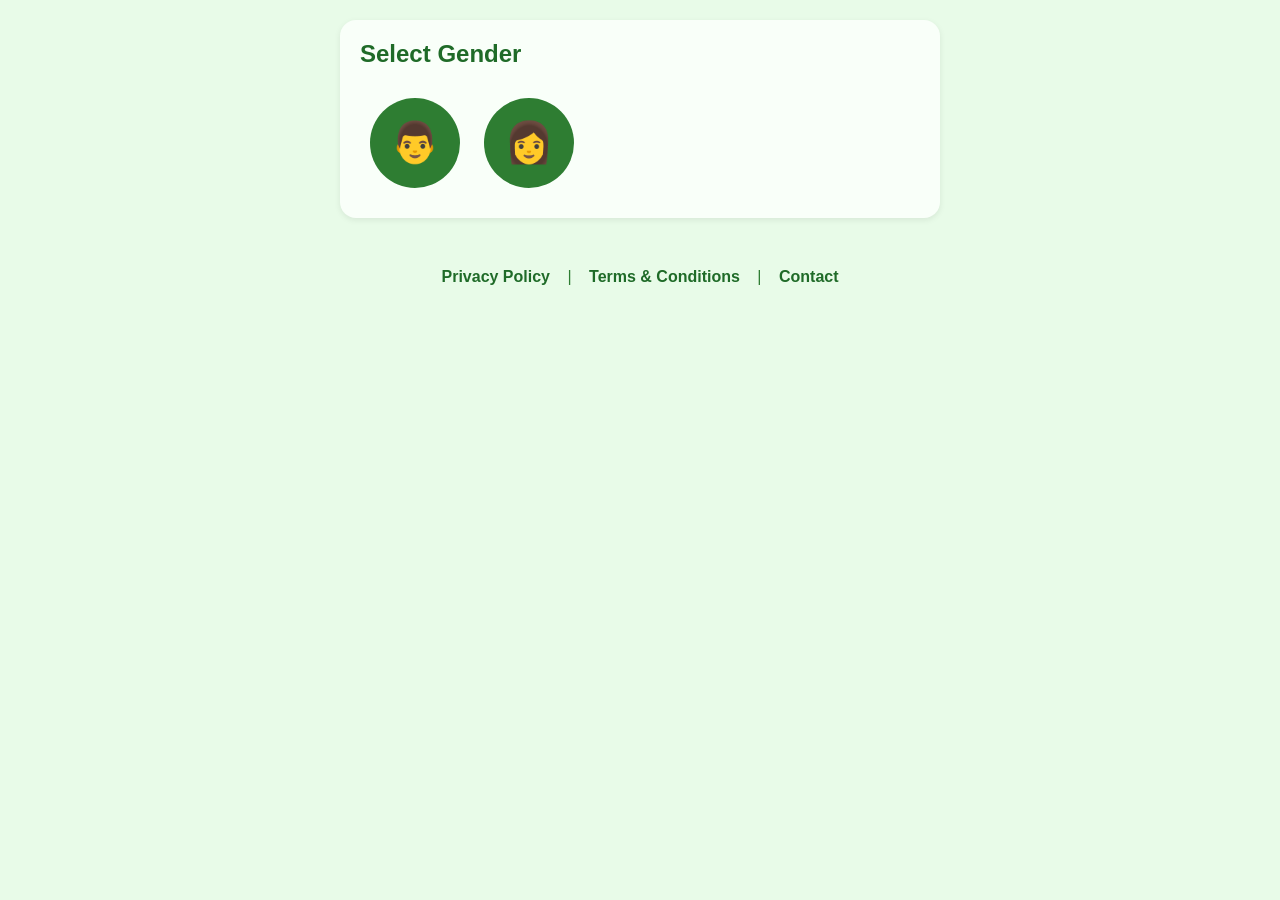
<file: index.html>
<!DOCTYPE html>
<html lang="en">
<head>
    <meta charset="UTF-8">
    <meta name="viewport" content="width=device-width, initial-scale=1.0">
    <title>Free Instant Password Generator</title>
    <link rel="stylesheet" href="style.css">
</head>
<body>

<div id="app-wrapper">

    <!-- Gender Selection -->
    <section id="gender-section">
        <h2>Select Gender</h2>

        <button class="gender-btn" data-gender="male">👨</button>
        <button class="gender-btn" data-gender="female">👩</button>
    </section>

    <!-- Interest Selection -->
    <section id="interest-section" style="display:none;">
        <h2>Select Interest</h2>
        <div id="interest-options"></div>
    </section>

    <!-- Brand Selection -->
    <section id="brand-section" style="display:none;">
        <h2>Select Brand</h2>
        <div id="brand-options" class="brand-grid"></div>
    </section>

    <!-- Model Selection (Cars & Bikes Only) -->
    <section id="model-section" style="display:none;">
        <h2>Select Model</h2>
        <div id="model-options"></div>
    </section>

    <!-- Generate Button -->
    <section id="generate-section" style="display:none;">
        <button id="generate-btn">Generate Passwords</button>
    </section>

    <!-- Output Section -->
    <section id="output-section" style="display:none;">
        <h2>Your Passwords</h2>
        <div id="password-list"></div>
    </section>

    <!-- Footer -->
    <footer id="main-footer">
        <a href="privacy.html">Privacy Policy</a>
        <span class="divider">|</span>
        <a href="terms.html">Terms & Conditions</a>
        <span class="divider">|</span>
        <a href="contact.html">Contact</a>
    </footer>

</div>

<script src="app.js"></script>
</body>
</html>
</file>
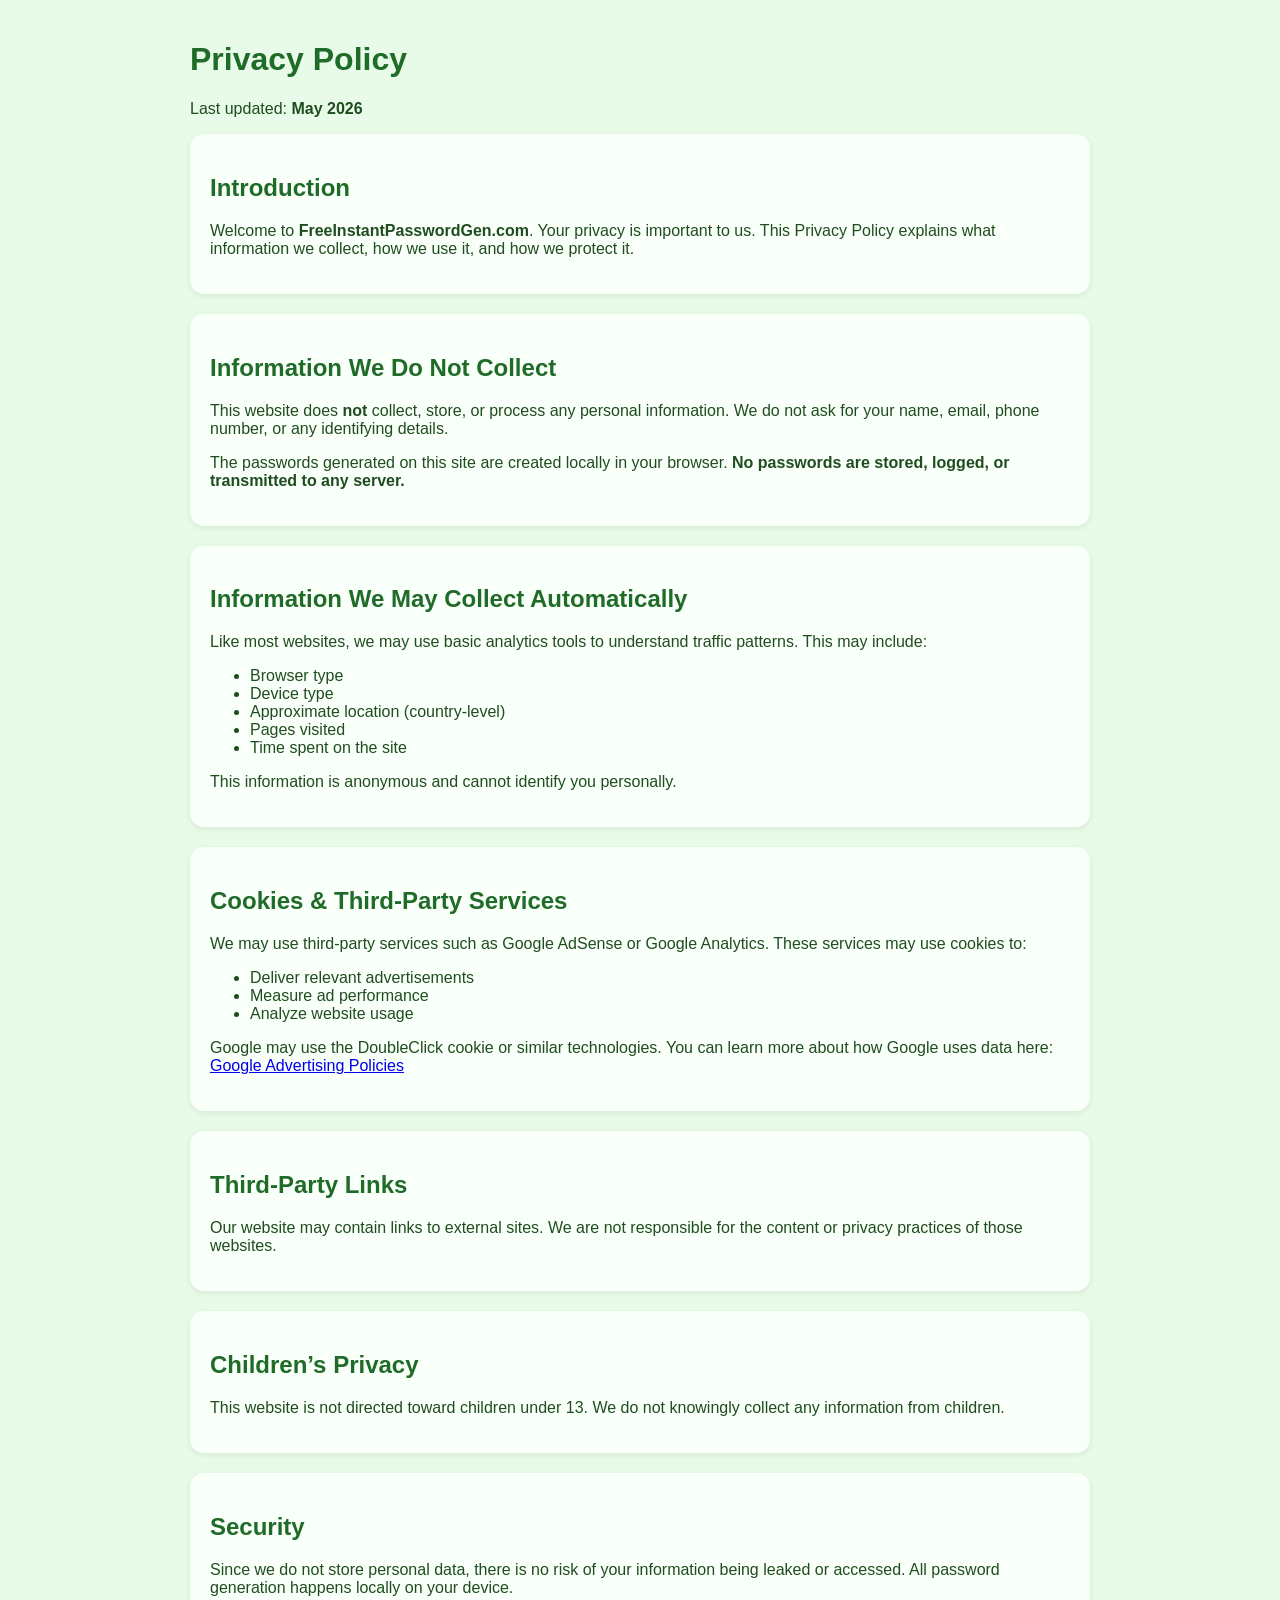
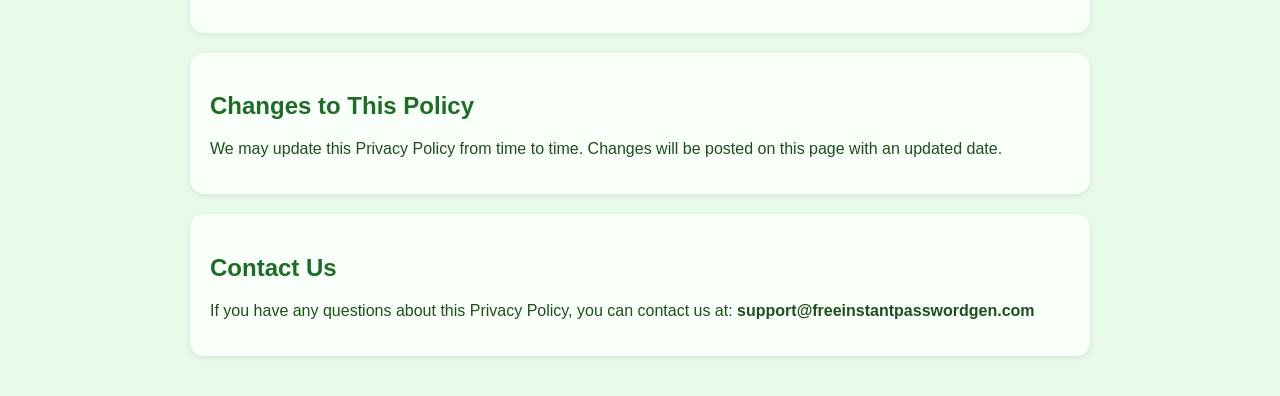
<file: Contact.html>
<!DOCTYPE html>
<html lang="en">
<head>
    <meta charset="UTF-8">
    <meta name="viewport" content="width=device-width, initial-scale=1.0">
    <title>Privacy Policy - Free Instant Password Generator</title>
    <style>
        body {
            font-family: Arial, sans-serif;
            background: #E8FBE8;
            padding: 20px;
            color: #1F4D1F;
            max-width: 900px;
            margin: auto;
        }
        h1, h2 {
            color: #1F6B28;
        }
        section {
            background: #F9FFF9;
            padding: 20px;
            margin-bottom: 20px;
            border-radius: 14px;
            box-shadow: 0 2px 6px rgba(0,0,0,0.08);
        }
    </style>
</head>
<body>

<h1>Privacy Policy</h1>
<p>Last updated: <strong>May 2026</strong></p>

<section>
    <h2>Introduction</h2>
    <p>
        Welcome to <strong>FreeInstantPasswordGen.com</strong>.  
        Your privacy is important to us.  
        This Privacy Policy explains what information we collect, how we use it, and how we protect it.
    </p>
</section>

<section>
    <h2>Information We Do Not Collect</h2>
    <p>
        This website does <strong>not</strong> collect, store, or process any personal information.  
        We do not ask for your name, email, phone number, or any identifying details.
    </p>
    <p>
        The passwords generated on this site are created locally in your browser.  
        <strong>No passwords are stored, logged, or transmitted to any server.</strong>
    </p>
</section>

<section>
    <h2>Information We May Collect Automatically</h2>
    <p>
        Like most websites, we may use basic analytics tools to understand traffic patterns.  
        This may include:
    </p>
    <ul>
        <li>Browser type</li>
        <li>Device type</li>
        <li>Approximate location (country-level)</li>
        <li>Pages visited</li>
        <li>Time spent on the site</li>
    </ul>
    <p>
        This information is anonymous and cannot identify you personally.
    </p>
</section>

<section>
    <h2>Cookies & Third‑Party Services</h2>
    <p>
        We may use third‑party services such as Google AdSense or Google Analytics.  
        These services may use cookies to:
    </p>
    <ul>
        <li>Deliver relevant advertisements</li>
        <li>Measure ad performance</li>
        <li>Analyze website usage</li>
    </ul>
    <p>
        Google may use the DoubleClick cookie or similar technologies.  
        You can learn more about how Google uses data here:  
        <a href="https://policies.google.com/technologies/ads" target="_blank">Google Advertising Policies</a>
    </p>
</section>

<section>
    <h2>Third‑Party Links</h2>
    <p>
        Our website may contain links to external sites.  
        We are not responsible for the content or privacy practices of those websites.
    </p>
</section>

<section>
    <h2>Children’s Privacy</h2>
    <p>
        This website is not directed toward children under 13.  
        We do not knowingly collect any information from children.
    </p>
</section>

<section>
    <h2>Security</h2>
    <p>
        Since we do not store personal data, there is no risk of your information being leaked or accessed.  
        All password generation happens locally on your device.
    </p>
</section>

<section>
    <h2>Changes to This Policy</h2>
    <p>
        We may update this Privacy Policy from time to time.  
        Changes will be posted on this page with an updated date.
    </p>
</section>

<section>
    <h2>Contact Us</h2>
    <p>
        If you have any questions about this Privacy Policy, you can contact us at:  
        <strong>support@freeinstantpasswordgen.com</strong>
    </p>
</section>

</body>
</html>
</file>
<file: style.css>
/* Global Page Style */
body {
    font-family: Arial, sans-serif;
    background: #E8FBE8;
    margin: 0;
    padding: 0;
    color: #1F4D1F;

    display: flex;
    justify-content: center;
    align-items: flex-start;
    min-height: 100vh;
}

/* Main wrapper to center everything */
#app-wrapper {
    width: 100%;
    max-width: 600px;
    padding: 20px;
}

/* Section Styling */
section {
    background: #F9FFF9;
    padding: 20px;
    margin-bottom: 20px;
    border-radius: 16px; /* softer corners */
    box-shadow: 0 2px 6px rgba(0,0,0,0.08);
}

/* Headings */
h2 {
    margin-top: 0;
    color: #1F6B28;
    font-weight: 600;
}
.gender-btn {
    background: #2E7D32;
    color: white;
    font-size: 40px;
    padding: 20px;
    margin: 10px;
    border: none;
    border-radius: 50%;
    width: 90px;
    height: 90px;
    cursor: pointer;
    transition: 0.2s ease;
}

.gender-btn:hover {
    background: #3E9D42;
    transform: translateY(-3px);
}
/* Radio Buttons */
label {
    margin-right: 20px;
    font-size: 18px;
}

/* Interest Buttons */
.interest-btn {
    background: #2E7D32;
    color: white;
    padding: 12px 20px;
    margin: 8px;
    border: none;
    border-radius: 14px; /* softer */
    cursor: pointer;
    font-size: 16px;
    transition: 0.2s ease;
}

.interest-btn:hover {
    background: #3E9D42;
    transform: translateY(-2px);
}

/* Generate Button */
#generate-btn {
    background: #1F6B28;
    color: white;
    padding: 14px 25px;
    border: none;
    border-radius: 14px; /* softer */
    cursor: pointer;
    font-size: 18px;
    width: 100%;
    transition: 0.2s ease;
}

#generate-btn:hover {
    background: #2F8C38;
    transform: translateY(-2px);
}

/* Password Cards */
.password-card {
    background: white;
    border: 2px solid #2E7D32;
    padding: 14px;
    margin: 10px 0;
    border-radius: 14px; /* softer */
    font-size: 20px;
    display: flex;
    justify-content: space-between;
    align-items: center;
}
/* Footer Styling */
#main-footer {
    text-align: center;
    margin-top: 30px;
    padding: 20px 0;
    font-size: 16px;
    color: #1F4D1F;
}

#main-footer a {
    color: #1F6B28;
    text-decoration: none;
    font-weight: bold;
    padding: 0 8px;
}

#main-footer a:hover {
    color: #3E9D42;
}

#main-footer .divider {
    color: #2E7D32;
    padding: 0 5px;
}

/* New Copy Icon (two overlapping squares) */
.copy-btn {
    cursor: pointer;
    font-size: 22px;
    color: #1F6B28;
    transition: 0.2s ease;
}

.copy-btn:hover {
    color: #3E9D42;
    transform: scale(1.1);
}
</file>
